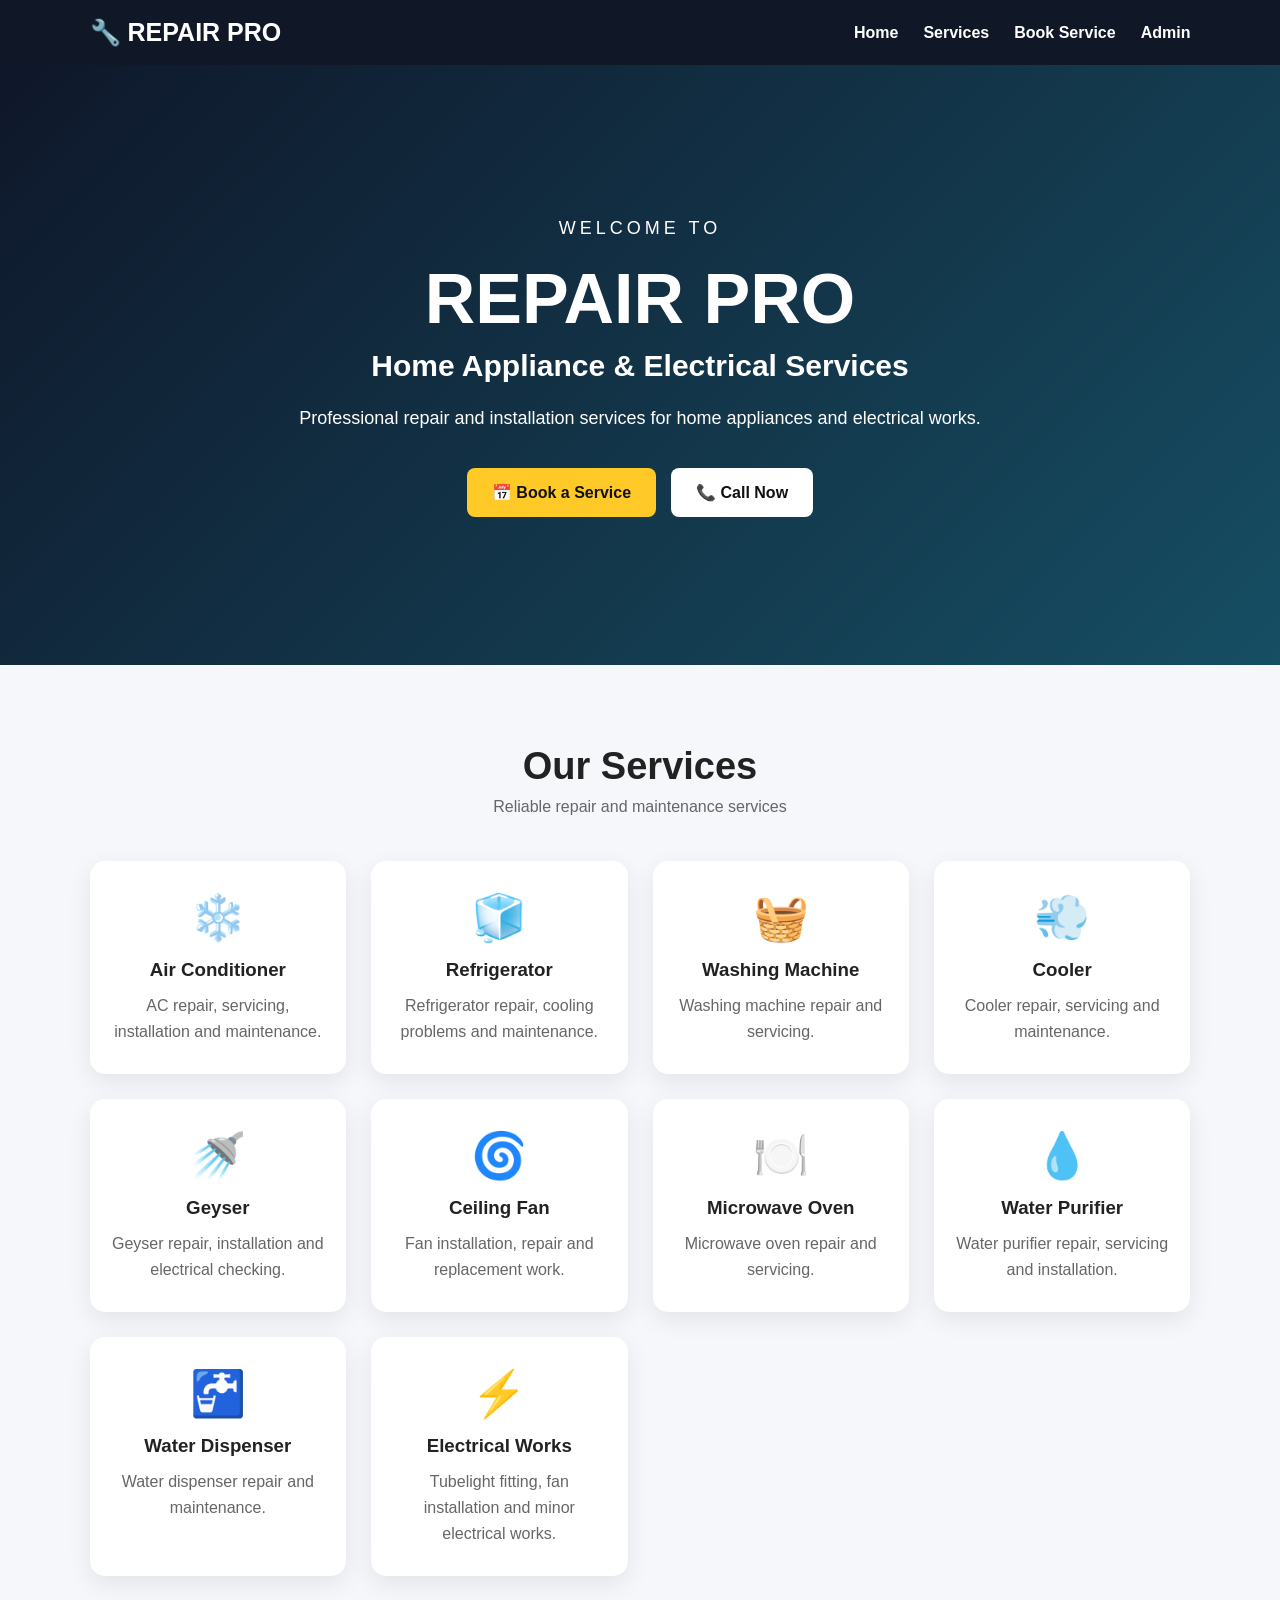
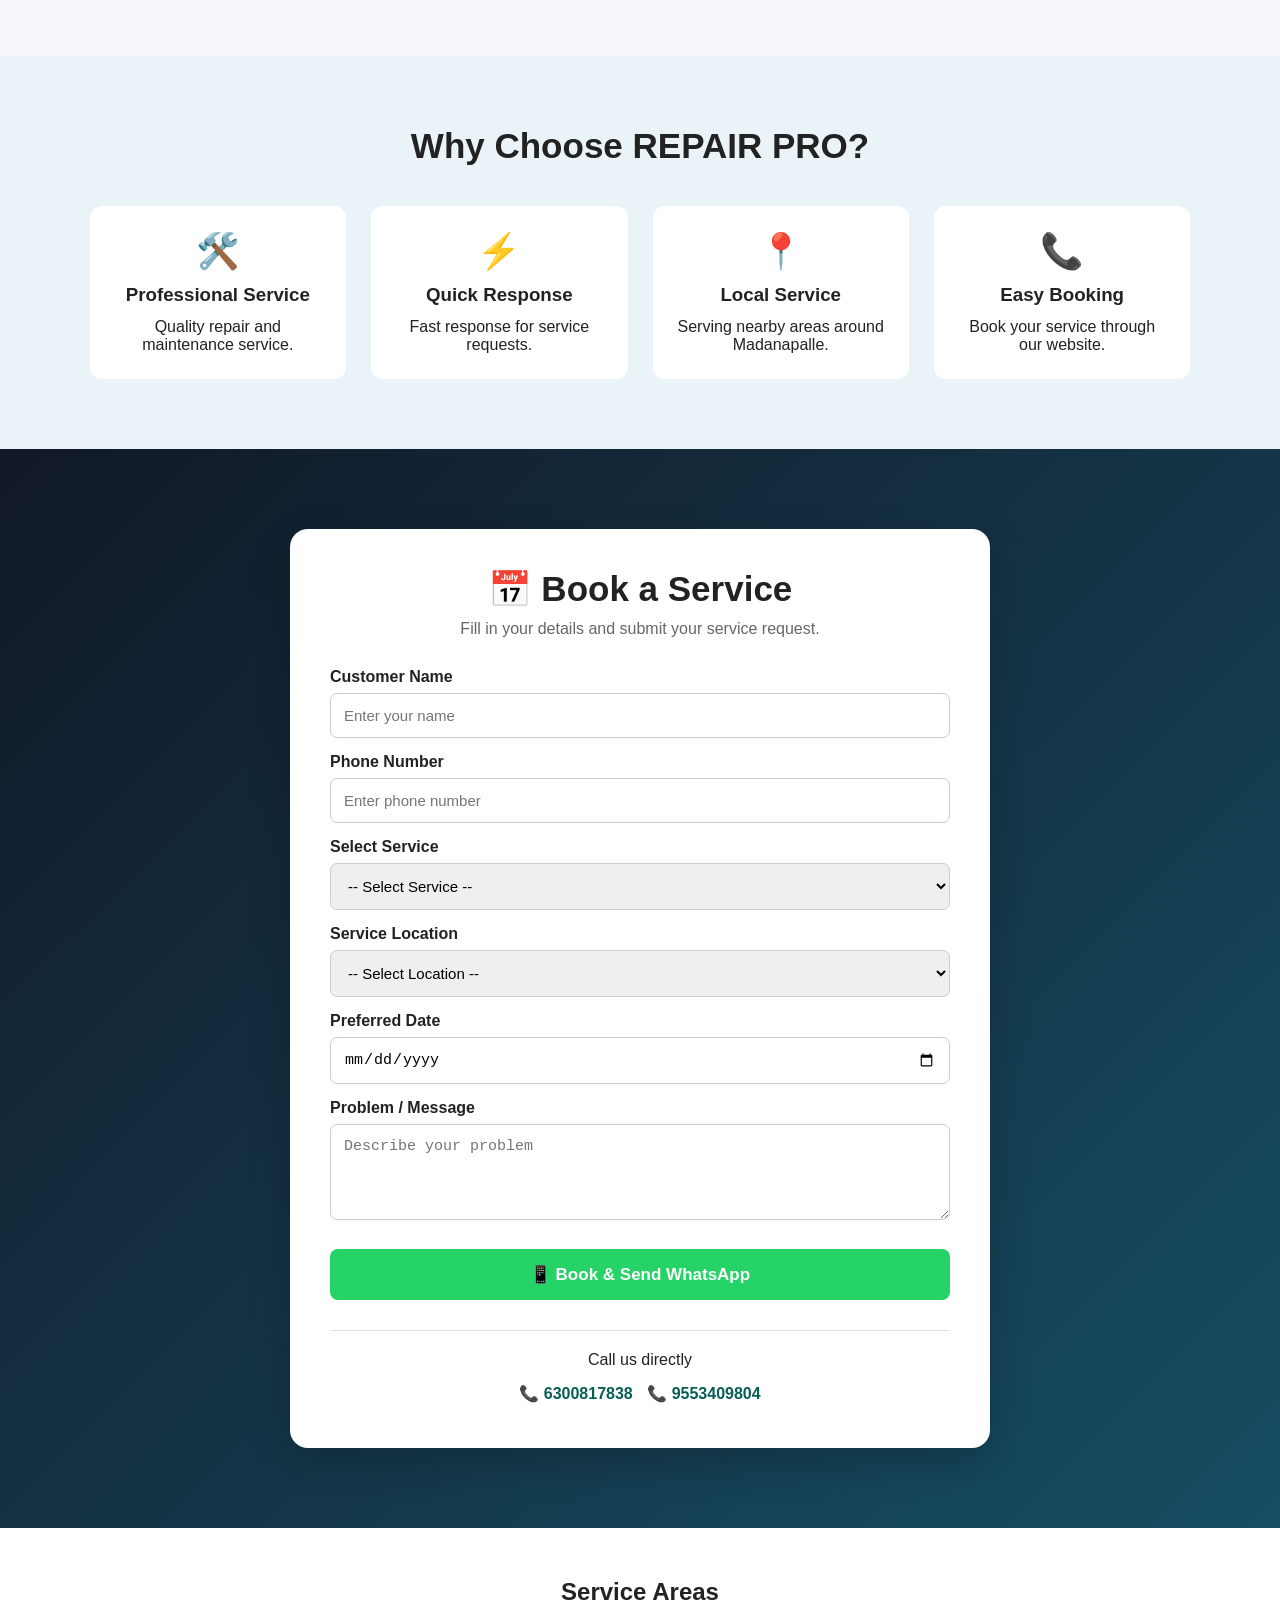
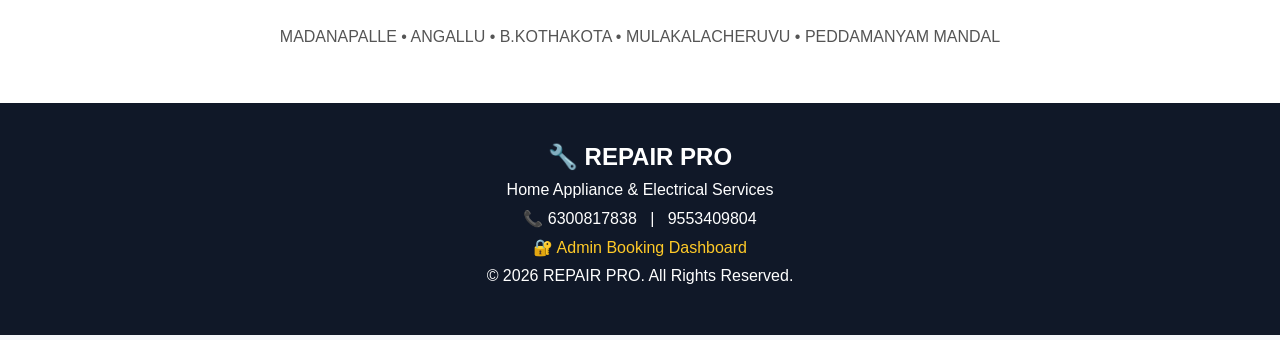
<file: index.html>
<!DOCTYPE html>
<html lang="en">
<head>
    <meta charset="UTF-8">
    <meta name="viewport" content="width=device-width, initial-scale=1.0">

    <title>REPAIR PRO - Home Appliance & Electrical Services</title>

    <link rel="stylesheet" href="style.css">
</head>

<body>

<!-- ================= HEADER ================= -->

<header>
    <div class="logo">
        🔧 REPAIR PRO
    </div>

    <nav>
        <a href="#home">Home</a>
        <a href="#services">Services</a>
        <a href="#booking">Book Service</a>
        <a href="admin.html">Admin</a>
    </nav>
</header>


<!-- ================= HERO ================= -->

<section id="home" class="hero">

    <div class="hero-content">

        <p class="small-title">WELCOME TO</p>

        <h1>REPAIR PRO</h1>

        <h2>Home Appliance & Electrical Services</h2>

        <p>
            Professional repair and installation services for
            home appliances and electrical works.
        </p>

        <div class="hero-buttons">

            <a href="#booking" class="main-btn">
                📅 Book a Service
            </a>

            <a href="tel:6300817838" class="call-btn">
                📞 Call Now
            </a>

        </div>

    </div>

</section>


<!-- ================= SERVICES ================= -->

<section id="services" class="section">

    <h2 class="section-title">Our Services</h2>

    <p class="section-subtitle">
        Reliable repair and maintenance services
    </p>


    <div class="service-grid">

        <div class="service-card">
            <div class="icon">❄️</div>
            <h3>Air Conditioner</h3>
            <p>
                AC repair, servicing, installation and maintenance.
            </p>
        </div>


        <div class="service-card">
            <div class="icon">🧊</div>
            <h3>Refrigerator</h3>
            <p>
                Refrigerator repair, cooling problems and maintenance.
            </p>
        </div>


        <div class="service-card">
            <div class="icon">🧺</div>
            <h3>Washing Machine</h3>
            <p>
                Washing machine repair and servicing.
            </p>
        </div>


        <div class="service-card">
            <div class="icon">💨</div>
            <h3>Cooler</h3>
            <p>
                Cooler repair, servicing and maintenance.
            </p>
        </div>


        <div class="service-card">
            <div class="icon">🚿</div>
            <h3>Geyser</h3>
            <p>
                Geyser repair, installation and electrical checking.
            </p>
        </div>


        <div class="service-card">
            <div class="icon">🌀</div>
            <h3>Ceiling Fan</h3>
            <p>
                Fan installation, repair and replacement work.
            </p>
        </div>


        <div class="service-card">
            <div class="icon">🍽️</div>
            <h3>Microwave Oven</h3>
            <p>
                Microwave oven repair and servicing.
            </p>
        </div>


        <div class="service-card">
            <div class="icon">💧</div>
            <h3>Water Purifier</h3>
            <p>
                Water purifier repair, servicing and installation.
            </p>
        </div>


        <div class="service-card">
            <div class="icon">🚰</div>
            <h3>Water Dispenser</h3>
            <p>
                Water dispenser repair and maintenance.
            </p>
        </div>


        <div class="service-card">
            <div class="icon">⚡</div>
            <h3>Electrical Works</h3>
            <p>
                Tubelight fitting, fan installation and minor electrical works.
            </p>
        </div>

    </div>

</section>


<!-- ================= WHY US ================= -->

<section class="why-us">

    <h2>Why Choose REPAIR PRO?</h2>

    <div class="why-grid">

        <div>
            <span>🛠️</span>
            <h3>Professional Service</h3>
            <p>Quality repair and maintenance service.</p>
        </div>

        <div>
            <span>⚡</span>
            <h3>Quick Response</h3>
            <p>Fast response for service requests.</p>
        </div>

        <div>
            <span>📍</span>
            <h3>Local Service</h3>
            <p>Serving nearby areas around Madanapalle.</p>
        </div>

        <div>
            <span>📞</span>
            <h3>Easy Booking</h3>
            <p>Book your service through our website.</p>
        </div>

    </div>

</section>


<!-- ================= BOOKING ================= -->

<section id="booking" class="booking">

    <div class="booking-container">

        <h2>📅 Book a Service</h2>

        <p>
            Fill in your details and submit your service request.
        </p>


        <form id="bookingForm">

            <label>Customer Name</label>

            <input
                type="text"
                id="name"
                placeholder="Enter your name"
                required
            >


            <label>Phone Number</label>

            <input
                type="tel"
                id="phone"
                placeholder="Enter phone number"
                maxlength="10"
                required
            >


            <label>Select Service</label>

            <select id="service" required>

                <option value="">-- Select Service --</option>

                <option>Air Conditioner</option>
                <option>Refrigerator</option>
                <option>Washing Machine</option>
                <option>Cooler</option>
                <option>Geyser</option>
                <option>Ceiling Fan</option>
                <option>Microwave Oven</option>
                <option>Water Purifier</option>
                <option>Water Dispenser</option>
                <option>Electrical Works</option>

            </select>


            <label>Service Location</label>

            <select id="location" required>

                <option value="">-- Select Location --</option>

                <option>Madanapalle</option>
                <option>Angallu</option>
                <option>B.Kothakota</option>
                <option>Mulakalacheruvu</option>
                <option>Peddamanyam Mandal</option>

            </select>


            <label>Preferred Date</label>

            <input
                type="date"
                id="date"
                required
            >


            <label>Problem / Message</label>

            <textarea
                id="message"
                rows="4"
                placeholder="Describe your problem"
            ></textarea>


            <button type="submit" class="submit-btn">
                📱 Book & Send WhatsApp
            </button>

        </form>


        <div class="phone-box">

            <p>Call us directly</p>

            <a href="tel:6300817838">
                📞 6300817838
            </a>

            <a href="tel:9553409804">
                📞 9553409804
            </a>

        </div>

    </div>

</section>


<!-- ================= SERVICE AREAS ================= -->

<section class="areas">

    <h2>Service Areas</h2>

    <p>
        MADANAPALLE • ANGALLU • B.KOTHAKOTA •
        MULAKALACHERUVU • PEDDAMANYAM MANDAL
    </p>

</section>


<!-- ================= FOOTER ================= -->

<footer>

    <h2>🔧 REPAIR PRO</h2>

    <p>
        Home Appliance & Electrical Services
    </p>

    <p>
        📞 6300817838 &nbsp; | &nbsp; 9553409804
    </p>

    <p class="admin-link">
        <a href="admin.html">🔐 Admin Booking Dashboard</a>
    </p>

    <p>
        © 2026 REPAIR PRO. All Rights Reserved.
    </p>

</footer>


<!-- ================= JAVASCRIPT ================= -->

<script>

document
.getElementById("bookingForm")
.addEventListener("submit", function(event) {

    event.preventDefault();


    // Get form values

    const name =
        document.getElementById("name").value.trim();

    const phone =
        document.getElementById("phone").value.trim();

    const service =
        document.getElementById("service").value;

    const location =
        document.getElementById("location").value;

    const date =
        document.getElementById("date").value;

    const message =
        document.getElementById("message").value.trim();


    // Check phone number

    if (!/^[0-9]{10}$/.test(phone)) {

        alert("Please enter a valid 10-digit phone number.");

        return;

    }


    // Create booking

    const booking = {

        id: Date.now(),

        name: name,

        phone: phone,

        service: service,

        location: location,

        date: date,

        message: message,

        status: "Pending",

        createdAt: new Date().toLocaleString()

    };


    // Get old bookings

    let bookings =
        JSON.parse(localStorage.getItem("repairProBookings")) || [];


    // Add new booking

    bookings.push(booking);


    // Save booking

    localStorage.setItem(
        "repairProBookings",
        JSON.stringify(bookings)
    );


    // WhatsApp message

    const whatsappMessage =

`🔧 REPAIR PRO - NEW SERVICE BOOKING

👤 Name: ${name}

📞 Phone: ${phone}

🛠️ Service: ${service}

📍 Location: ${location}

📅 Preferred Date: ${date}

📝 Problem:
${message || "Not specified"}

📌 Booking Status: Pending`;


    // WhatsApp number

    const whatsappNumber = "916300817838";


    // Open WhatsApp

    const whatsappURL =
        "https://wa.me/" +
        whatsappNumber +
        "?text=" +
        encodeURIComponent(whatsappMessage);


    window.open(whatsappURL, "_blank");


    // Clear form

    document.getElementById("bookingForm").reset();


    alert(
        "Booking saved successfully! WhatsApp is opening now."
    );

});

</script>

</body>
</html>
</file>
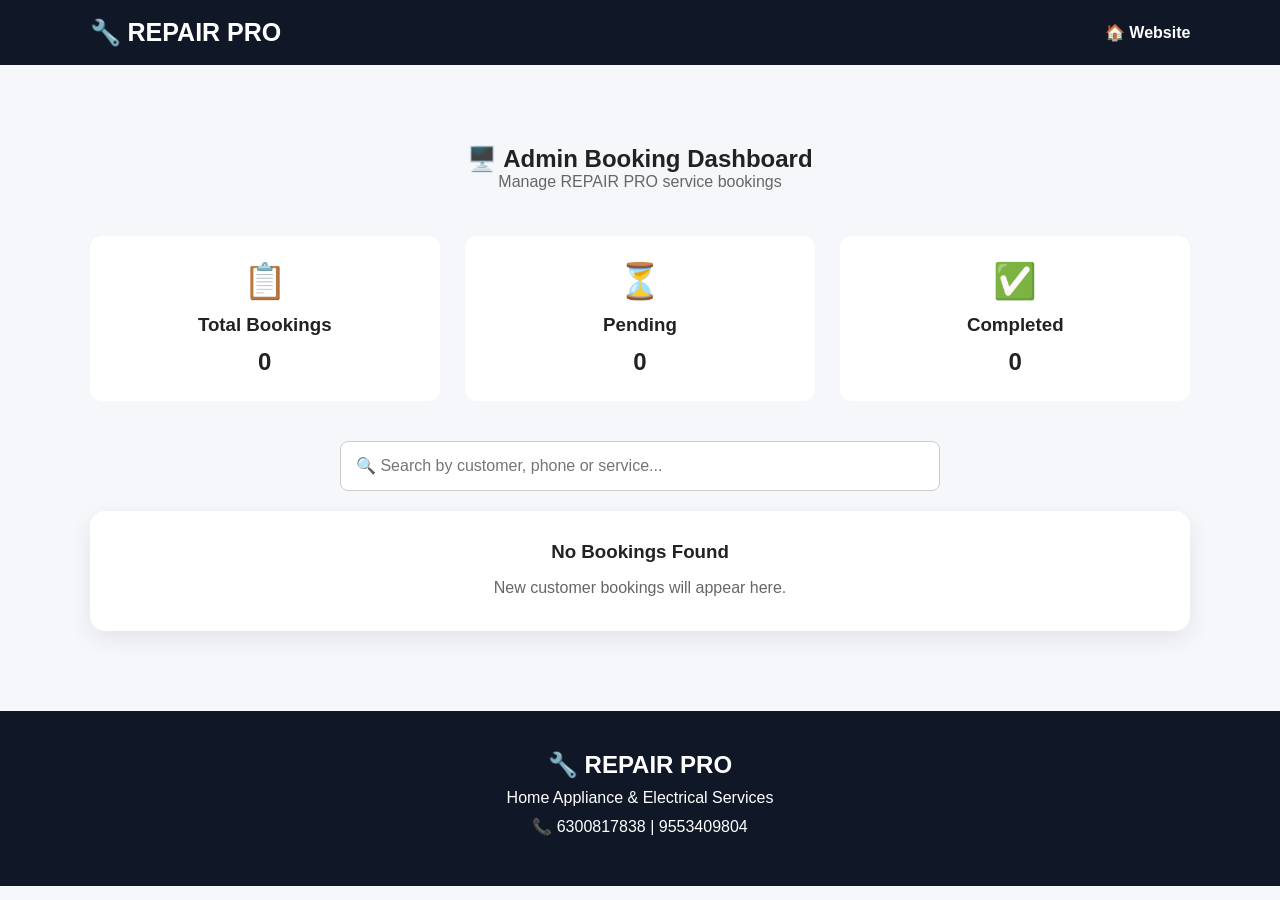
<file: admin.html>
<!DOCTYPE html>

<html lang="en">

<head>

    <meta charset="UTF-8">

    <meta
        name="viewport"
        content="width=device-width, initial-scale=1.0"
    >

    <title>REPAIR PRO - Admin Dashboard</title>

    <link rel="stylesheet" href="style.css">

</head>


<body>


<!-- HEADER -->

<header>

    <div class="logo">
        🔧 REPAIR PRO
    </div>

    <nav>

        <a href="index.html">
            🏠 Website
        </a>

    </nav>

</header>



<!-- ADMIN DASHBOARD -->

<section class="section">

    <h1>🖥️ Admin Booking Dashboard</h1>

    <p class="section-subtitle">
        Manage REPAIR PRO service bookings
    </p>


    <!-- SUMMARY -->

    <div class="why-grid">

        <div>

            <span>📋</span>

            <h3>Total Bookings</h3>

            <h2 id="totalBookings">0</h2>

        </div>


        <div>

            <span>⏳</span>

            <h3>Pending</h3>

            <h2 id="pendingBookings">0</h2>

        </div>


        <div>

            <span>✅</span>

            <h3>Completed</h3>

            <h2 id="completedBookings">0</h2>

        </div>

    </div>


    <!-- SEARCH -->

    <div style="margin:40px auto 20px; max-width:600px;">

        <input
            type="text"
            id="searchBox"
            placeholder="🔍 Search by customer, phone or service..."
            style="
                width:100%;
                padding:15px;
                border:1px solid #ccc;
                border-radius:8px;
                font-size:16px;
            "
        >

    </div>


    <!-- BOOKINGS -->

    <div id="bookingList"></div>


</section>



<footer>

    <h2>🔧 REPAIR PRO</h2>

    <p>
        Home Appliance & Electrical Services
    </p>

    <p>
        📞 6300817838 | 9553409804
    </p>

</footer>



<script>


// ================= LOAD BOOKINGS =================

let bookings =
    JSON.parse(
        localStorage.getItem("repairProBookings")
    ) || [];



// ================= DISPLAY BOOKINGS =================

function displayBookings(list = bookings) {

    const container =
        document.getElementById("bookingList");


    container.innerHTML = "";


    if (list.length === 0) {

        container.innerHTML = `
            <div class="service-card">
                <h3>No Bookings Found</h3>
                <p>
                    New customer bookings will appear here.
                </p>
            </div>
        `;

        updateSummary();

        return;
    }


    // Show newest booking first

    const sorted =
        [...list].reverse();


    sorted.forEach(function(booking) {


        const card =
            document.createElement("div");


        card.className =
            "service-card";


        card.style.textAlign = "left";

        card.style.marginBottom = "20px";


        card.innerHTML = `

            <h3>
                🔧 Booking #${booking.id}
            </h3>

            <hr>

            <p>
                <strong>👤 Customer:</strong>
                ${booking.name}
            </p>

            <p>
                <strong>📞 Phone:</strong>
                ${booking.phone}
            </p>

            <p>
                <strong>🛠️ Service:</strong>
                ${booking.service}
            </p>

            <p>
                <strong>📍 Location:</strong>
                ${booking.location}
            </p>

            <p>
                <strong>📅 Date:</strong>
                ${booking.date}
            </p>

            <p>
                <strong>📝 Problem:</strong>
                ${booking.message || "Not specified"}
            </p>

            <p>
                <strong>🕐 Booking Created:</strong>
                ${booking.createdAt}
            </p>

            <label>
                <strong>Booking Status:</strong>
            </label>

            <select
                onchange="changeStatus(${booking.id}, this.value)"
                style="
                    padding:10px;
                    margin-top:8px;
                    width:100%;
                    border-radius:6px;
                "
            >

                <option
                    ${booking.status === "Pending" ? "selected" : ""}
                >
                    Pending
                </option>

                <option
                    ${booking.status === "Confirmed" ? "selected" : ""}
                >
                    Confirmed
                </option>

                <option
                    ${booking.status === "Completed" ? "selected" : ""}
                >
                    Completed
                </option>

                <option
                    ${booking.status === "Cancelled" ? "selected" : ""}
                >
                    Cancelled
                </option>

            </select>


            <div style="margin-top:15px;">

                <a
                    href="tel:${booking.phone}"
                    class="call-btn"
                    style="display:inline-block;"
                >
                    📞 Call
                </a>


                <a
                    href="https://wa.me/91${booking.phone}"
                    target="_blank"
                    class="main-btn"
                    style="display:inline-block;"
                >
                    💬 WhatsApp
                </a>


                <button
                    onclick="deleteBooking(${booking.id})"
                    style="
                        padding:12px 18px;
                        border:0;
                        border-radius:6px;
                        background:#dc2626;
                        color:white;
                        cursor:pointer;
                    "
                >
                    🗑️ Delete
                </button>

            </div>

        `;


        container.appendChild(card);

    });


    updateSummary();

}



// ================= STATUS =================

function changeStatus(id, newStatus) {

    bookings =
        bookings.map(function(booking) {

            if (booking.id === id) {

                booking.status = newStatus;

            }

            return booking;

        });


    localStorage.setItem(
        "repairProBookings",
        JSON.stringify(bookings)
    );


    displayBookings();

}



// ================= DELETE =================

function deleteBooking(id) {

    const confirmDelete =
        confirm(
            "Are you sure you want to delete this booking?"
        );


    if (!confirmDelete) {

        return;

    }


    bookings =
        bookings.filter(function(booking) {

            return booking.id !== id;

        });


    localStorage.setItem(
        "repairProBookings",
        JSON.stringify(bookings)
    );


    displayBookings();

}



// ================= SEARCH =================

document
.getElementById("searchBox")
.addEventListener("input", function() {

    const search =
        this.value.toLowerCase();


    const filtered =
        bookings.filter(function(booking) {

            return (

                booking.name
                    .toLowerCase()
                    .includes(search)

                ||

                booking.phone
                    .includes(search)

                ||

                booking.service
                    .toLowerCase()
                    .includes(search)

                ||

                booking.location
                    .toLowerCase()
                    .includes(search)

            );

        });


    displayBookings(filtered);

});



// ================= SUMMARY =================

function updateSummary() {

    document.getElementById("totalBookings")
        .textContent = bookings.length;


    document.getElementById("pendingBookings")
        .textContent =
        bookings.filter(
            b => b.status === "Pending"
        ).length;


    document.getElementById("completedBookings")
        .textContent =
        bookings.filter(
            b => b.status === "Completed"
        ).length;

}



// ================= START =================

displayBookings();

</script>


</body>

</html>
</file>
<file: style.css>
* {
    margin: 0;
    padding: 0;
    box-sizing: border-box;
}

html {
    scroll-behavior: smooth;
}

body {
    font-family: Arial, sans-serif;
    background: #f5f7fb;
    color: #222;
}


/* ================= HEADER ================= */

header {
    background: #101828;
    color: white;

    padding: 18px 7%;

    display: flex;
    justify-content: space-between;
    align-items: center;

    position: sticky;
    top: 0;

    z-index: 1000;
}

.logo {
    font-size: 25px;
    font-weight: bold;
}

nav {
    display: flex;
    gap: 25px;
}

nav a {
    color: white;
    text-decoration: none;
    font-weight: bold;
}

nav a:hover {
    color: #ffca28;
}


/* ================= HERO ================= */

.hero {
    min-height: 600px;

    display: flex;
    justify-content: center;
    align-items: center;

    text-align: center;

    padding: 60px 20px;

    background:
        linear-gradient(
            135deg,
            #0f172a,
            #164e63
        );

    color: white;
}

.hero-content {
    max-width: 800px;
}

.small-title {
    letter-spacing: 4px;
    margin-bottom: 15px;
}

.hero h1 {
    font-size: 70px;
    margin-bottom: 10px;
}

.hero h2 {
    font-size: 30px;
    margin-bottom: 20px;
}

.hero p {
    font-size: 18px;
    line-height: 1.7;
}

.hero-buttons {
    margin-top: 35px;

    display: flex;
    justify-content: center;
    gap: 15px;
}

.main-btn,
.call-btn {
    padding: 15px 25px;

    border-radius: 8px;

    text-decoration: none;

    font-weight: bold;
}

.main-btn {
    background: #ffca28;
    color: #111;
}

.call-btn {
    background: white;
    color: #111;
}


/* ================= SECTION ================= */

.section {
    padding: 80px 7%;
    text-align: center;
}

.section-title {
    font-size: 38px;
    margin-bottom: 10px;
}

.section-subtitle {
    color: #666;
    margin-bottom: 45px;
}


/* ================= SERVICES ================= */

.service-grid {
    display: grid;

    grid-template-columns:
        repeat(auto-fit, minmax(220px, 1fr));

    gap: 25px;
}

.service-card {
    background: white;

    padding: 30px 20px;

    border-radius: 15px;

    box-shadow:
        0 8px 25px rgba(0,0,0,0.08);

    transition: 0.3s;
}

.service-card:hover {
    transform: translateY(-8px);
}

.icon {
    font-size: 45px;
    margin-bottom: 15px;
}

.service-card h3 {
    margin-bottom: 12px;
}

.service-card p {
    color: #666;
    line-height: 1.6;
}


/* ================= WHY US ================= */

.why-us {
    background: #eaf4f8;

    padding: 70px 7%;

    text-align: center;
}

.why-us h2 {
    font-size: 35px;
    margin-bottom: 40px;
}

.why-grid {
    display: grid;

    grid-template-columns:
        repeat(auto-fit, minmax(200px, 1fr));

    gap: 25px;
}

.why-grid div {
    background: white;

    padding: 25px;

    border-radius: 12px;
}

.why-grid span {
    font-size: 35px;
}

.why-grid h3 {
    margin: 12px 0;
}


/* ================= BOOKING ================= */

.booking {
    padding: 80px 20px;

    background:
        linear-gradient(
            135deg,
            #111827,
            #164e63
        );
}

.booking-container {
    max-width: 700px;

    margin: auto;

    background: white;

    padding: 40px;

    border-radius: 18px;

    box-shadow:
        0 15px 40px rgba(0,0,0,0.2);
}

.booking-container h2 {
    text-align: center;

    font-size: 35px;

    margin-bottom: 10px;
}

.booking-container > p {
    text-align: center;

    color: #666;

    margin-bottom: 30px;
}

form label {
    display: block;

    font-weight: bold;

    margin-top: 15px;

    margin-bottom: 7px;
}

form input,
form select,
form textarea {
    width: 100%;

    padding: 13px;

    border: 1px solid #ccc;

    border-radius: 7px;

    font-size: 15px;
}

form textarea {
    resize: vertical;
}

.submit-btn {
    width: 100%;

    padding: 15px;

    margin-top: 25px;

    border: none;

    border-radius: 8px;

    background: #25d366;

    color: white;

    font-size: 17px;

    font-weight: bold;

    cursor: pointer;
}

.submit-btn:hover {
    background: #128c7e;
}


/* ================= PHONE ================= */

.phone-box {
    text-align: center;

    margin-top: 30px;

    padding-top: 20px;

    border-top: 1px solid #ddd;
}

.phone-box p {
    margin-bottom: 10px;
}

.phone-box a {
    display: inline-block;

    margin: 5px;

    color: #075e54;

    font-weight: bold;

    text-decoration: none;
}


/* ================= AREAS ================= */

.areas {
    padding: 50px 20px;

    text-align: center;

    background: white;
}

.areas h2 {
    margin-bottom: 15px;
}

.areas p {
    color: #555;

    line-height: 2;
}


/* ================= FOOTER ================= */

footer {
    background: #101828;

    color: white;

    text-align: center;

    padding: 40px 20px;
}

footer h2 {
    margin-bottom: 10px;
}

footer p {
    margin: 10px 0;
}

.admin-link a {
    color: #ffca28;

    text-decoration: none;
}


/* ================= MOBILE ================= */

@media (max-width: 768px) {

    header {
        flex-direction: column;

        gap: 15px;
    }

    nav {
        gap: 12px;

        flex-wrap: wrap;

        justify-content: center;
    }

    nav a {
        font-size: 14px;
    }

    .hero h1 {
        font-size: 48px;
    }

    .hero h2 {
        font-size: 22px;
    }

    .hero-buttons {
        flex-direction: column;
    }

    .booking-container {
        padding: 25px 20px;
    }

}
</file>
